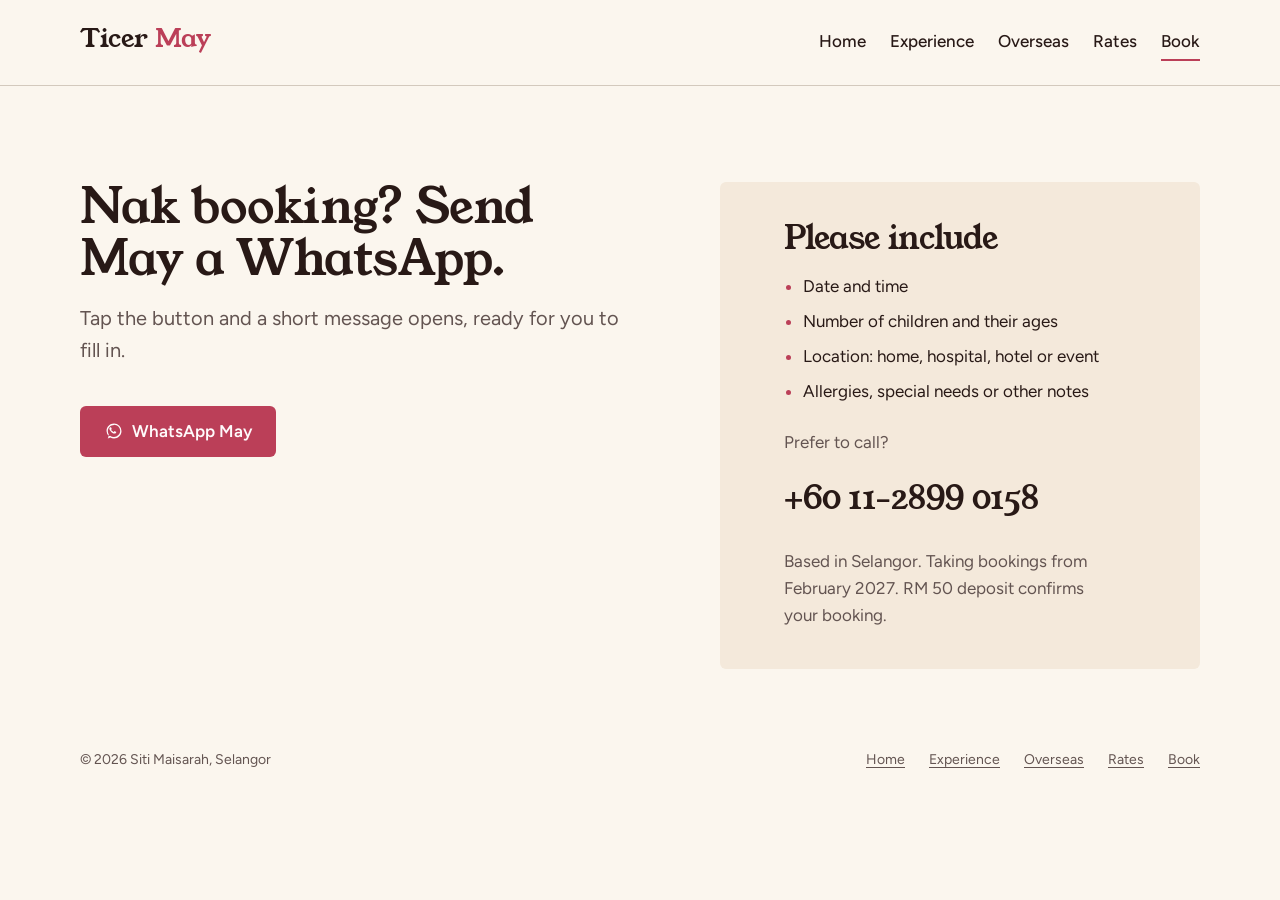
<file: contact.html>
<!DOCTYPE html>
<html lang="en">
<head>
  <meta charset="utf-8">
  <meta name="viewport" content="width=device-width, initial-scale=1">
  <title>Book a Babysitter — Ticer May, Selangor</title>
  <meta name="description" content="Book Ticer May, babysitter in Selangor. WhatsApp +60 11-2899 0158 with your date, time and child's age.">
  <link rel="canonical" href="https://ticermay.com/contact.html">
  <meta name="theme-color" content="#f8f3ea">
  <meta property="og:type" content="website">
  <meta property="og:site_name" content="Ticer May">
  <meta property="og:title" content="Book a Babysitter — Ticer May, Selangor">
  <meta property="og:description" content="Book Ticer May, babysitter in Selangor. WhatsApp +60 11-2899 0158 with your date, time and child's age.">
  <meta property="og:url" content="https://ticermay.com/contact.html">
  <meta property="og:image" content="https://ticermay.com/assets/profile.jpeg">
  <link rel="icon" href="assets/favicon.png">
  <link rel="preconnect" href="https://fonts.googleapis.com">
  <link rel="preconnect" href="https://fonts.gstatic.com" crossorigin>
  <link href="https://fonts.googleapis.com/css2?family=Figtree:wght@400;500;600;700&family=Young+Serif&display=swap" rel="stylesheet">
  <link rel="stylesheet" href="css/tokens.css">
  <link rel="stylesheet" href="css/styles.css">
  <script defer src="js/main.js"></script>
</head>
<body>
  <a class="skip" href="#main">Skip to content</a>
  <header class="site-head">
    <div class="wrap">
      <a class="wordmark" href="index.html">Ticer <b>May</b></a>
      <nav class="site-nav" aria-label="Main"><a href="index.html">Home</a><a href="experience.html">Experience</a><a href="overseas.html">Overseas</a><a href="pricing.html">Rates</a><a href="contact.html" aria-current="page">Book</a></nav>
    </div>
  </header>

  <main id="main">
    <section class="page-head">
      <div class="wrap book">
        <div>
          <h1>Nak booking? Send May a WhatsApp.</h1>
          <p>Tap the button and a short message opens, ready for you to fill in.</p>
          <div class="actions"><a class="btn" href="https://wa.me/601128990158?text=Hi%20May%21%20I%27d%20like%20to%20book%20a%20babysitter.%0A%0ADate%3A%0ATime%3A%0ANo.%20of%20children%20%26%20ages%3A%0ALocation%3A%0ANotes%20%28allergies%20/%20special%20needs%29%3A" target="_blank" rel="noopener"><svg viewBox="0 0 32 32" aria-hidden="true"><path fill-rule="evenodd" d="M19.11 17.14c-.27-.13-1.6-.79-1.85-.88-.25-.09-.43-.13-.62.13-.19.26-.71.88-.87 1.06-.16.18-.32.2-.6.07-.27-.13-1.14-.42-2.17-1.34-.8-.71-1.34-1.58-1.5-1.85-.16-.27-.02-.42.12-.55.12-.12.27-.32.41-.48.13-.16.18-.26.27-.45.09-.19.04-.35-.02-.48-.07-.13-.62-1.49-.85-2.04-.22-.53-.45-.46-.62-.47l-.53-.01c-.18 0-.47.07-.72.35-.25.26-.95.93-.95 2.26s.97 2.62 1.1 2.8c.13.18 1.9 3 4.6 4.2.64.28 1.14.45 1.53.58.64.2 1.22.17 1.68.1.51-.08 1.6-.65 1.83-1.27.23-.62.23-1.15.16-1.27-.07-.11-.25-.18-.52-.31zM16.02 28c-2.09 0-4.14-.56-5.93-1.62L6 28l1.68-3.98A11.9 11.9 0 0 1 4 16.02C4 9.38 9.38 4 16.02 4A11.95 11.95 0 0 1 28 16.02C28 22.66 22.62 28 16.02 28zm0-21.6c-5.43 0-9.86 4.43-9.86 9.86 0 1.94.57 3.75 1.56 5.27l-.99 2.88 2.98-.94a9.8 9.8 0 0 0 6.31 2.16c5.43 0 9.86-4.43 9.86-9.86s-4.43-9.86-9.86-9.86z"/></svg>WhatsApp May</a></div>
        </div>
        <div class="rate-card">
          <h3>Please include</h3>
          <ul class="checklist">
            <li>Date and time</li>
            <li>Number of children and their ages</li>
            <li>Location: home, hospital, hotel or event</li>
            <li>Allergies, special needs or other notes</li>
          </ul>
          <p style="margin-top:var(--space-lg)" class="soft">Prefer to call?</p>
          <a class="big-phone" href="tel:+601128990158">+60 11-2899 0158</a>
          <p style="margin-top:var(--space-lg); margin-bottom:0" class="soft">Based in Selangor. Taking bookings from February 2027. RM 50 deposit confirms your booking.</p>
        </div>
      </div>
    </section>

  </main>

  <footer class="site-foot">
    <div class="wrap">
      <span>© <span data-year>2026</span> Siti Maisarah, Selangor</span>
      <nav aria-label="Footer"><a href="index.html">Home</a><a href="experience.html">Experience</a><a href="overseas.html">Overseas</a><a href="pricing.html">Rates</a><a href="contact.html" aria-current="page">Book</a></nav>
    </div>
  </footer>
  <a class="wa-float" href="https://wa.me/601128990158?text=Hi%20May%21%20I%27d%20like%20to%20book%20a%20babysitter.%0A%0ADate%3A%0ATime%3A%0ANo.%20of%20children%20%26%20ages%3A%0ALocation%3A%0ANotes%20%28allergies%20/%20special%20needs%29%3A" target="_blank" rel="noopener" aria-label="Book May on WhatsApp"><svg viewBox="0 0 32 32" aria-hidden="true"><path fill-rule="evenodd" d="M19.11 17.14c-.27-.13-1.6-.79-1.85-.88-.25-.09-.43-.13-.62.13-.19.26-.71.88-.87 1.06-.16.18-.32.2-.6.07-.27-.13-1.14-.42-2.17-1.34-.8-.71-1.34-1.58-1.5-1.85-.16-.27-.02-.42.12-.55.12-.12.27-.32.41-.48.13-.16.18-.26.27-.45.09-.19.04-.35-.02-.48-.07-.13-.62-1.49-.85-2.04-.22-.53-.45-.46-.62-.47l-.53-.01c-.18 0-.47.07-.72.35-.25.26-.95.93-.95 2.26s.97 2.62 1.1 2.8c.13.18 1.9 3 4.6 4.2.64.28 1.14.45 1.53.58.64.2 1.22.17 1.68.1.51-.08 1.6-.65 1.83-1.27.23-.62.23-1.15.16-1.27-.07-.11-.25-.18-.52-.31zM16.02 28c-2.09 0-4.14-.56-5.93-1.62L6 28l1.68-3.98A11.9 11.9 0 0 1 4 16.02C4 9.38 9.38 4 16.02 4A11.95 11.95 0 0 1 28 16.02C28 22.66 22.62 28 16.02 28zm0-21.6c-5.43 0-9.86 4.43-9.86 9.86 0 1.94.57 3.75 1.56 5.27l-.99 2.88 2.98-.94a9.8 9.8 0 0 0 6.31 2.16c5.43 0 9.86-4.43 9.86-9.86s-4.43-9.86-9.86-9.86z"/></svg></a>
</body>
</html>
</file>
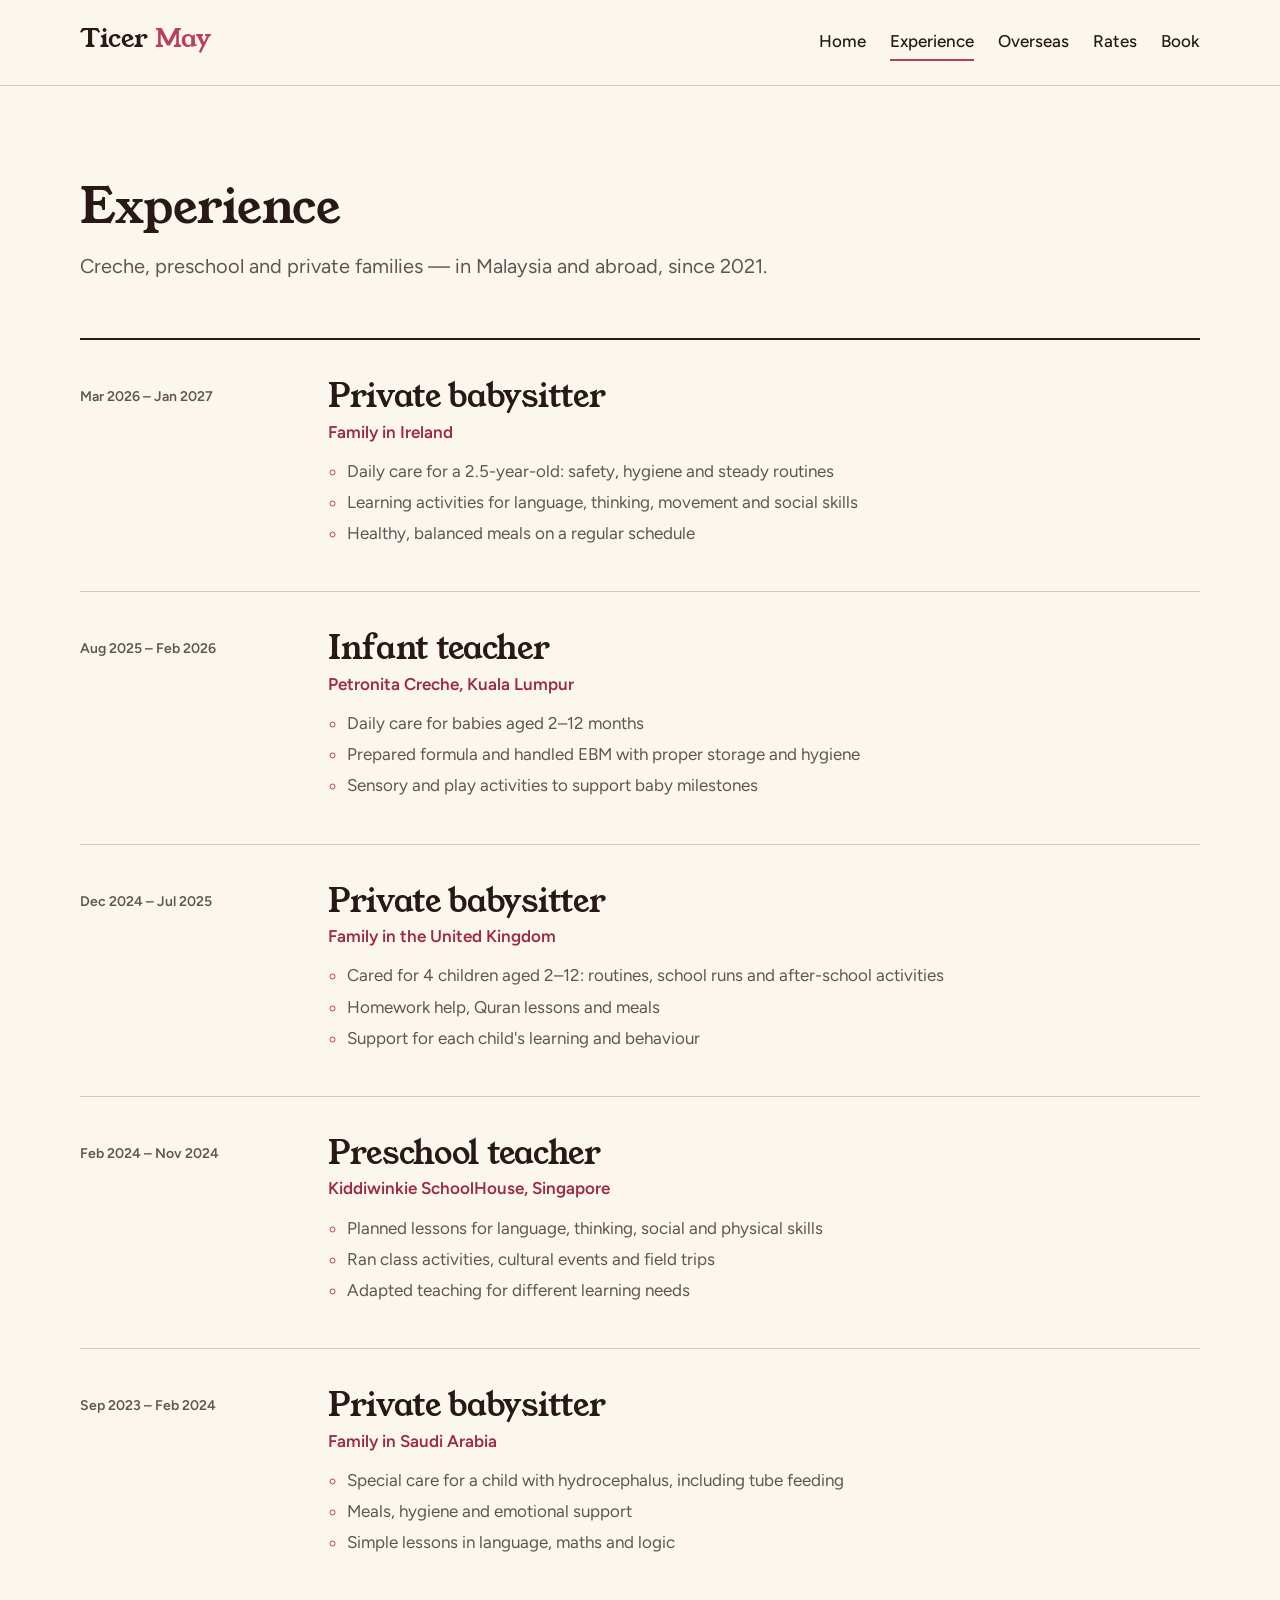
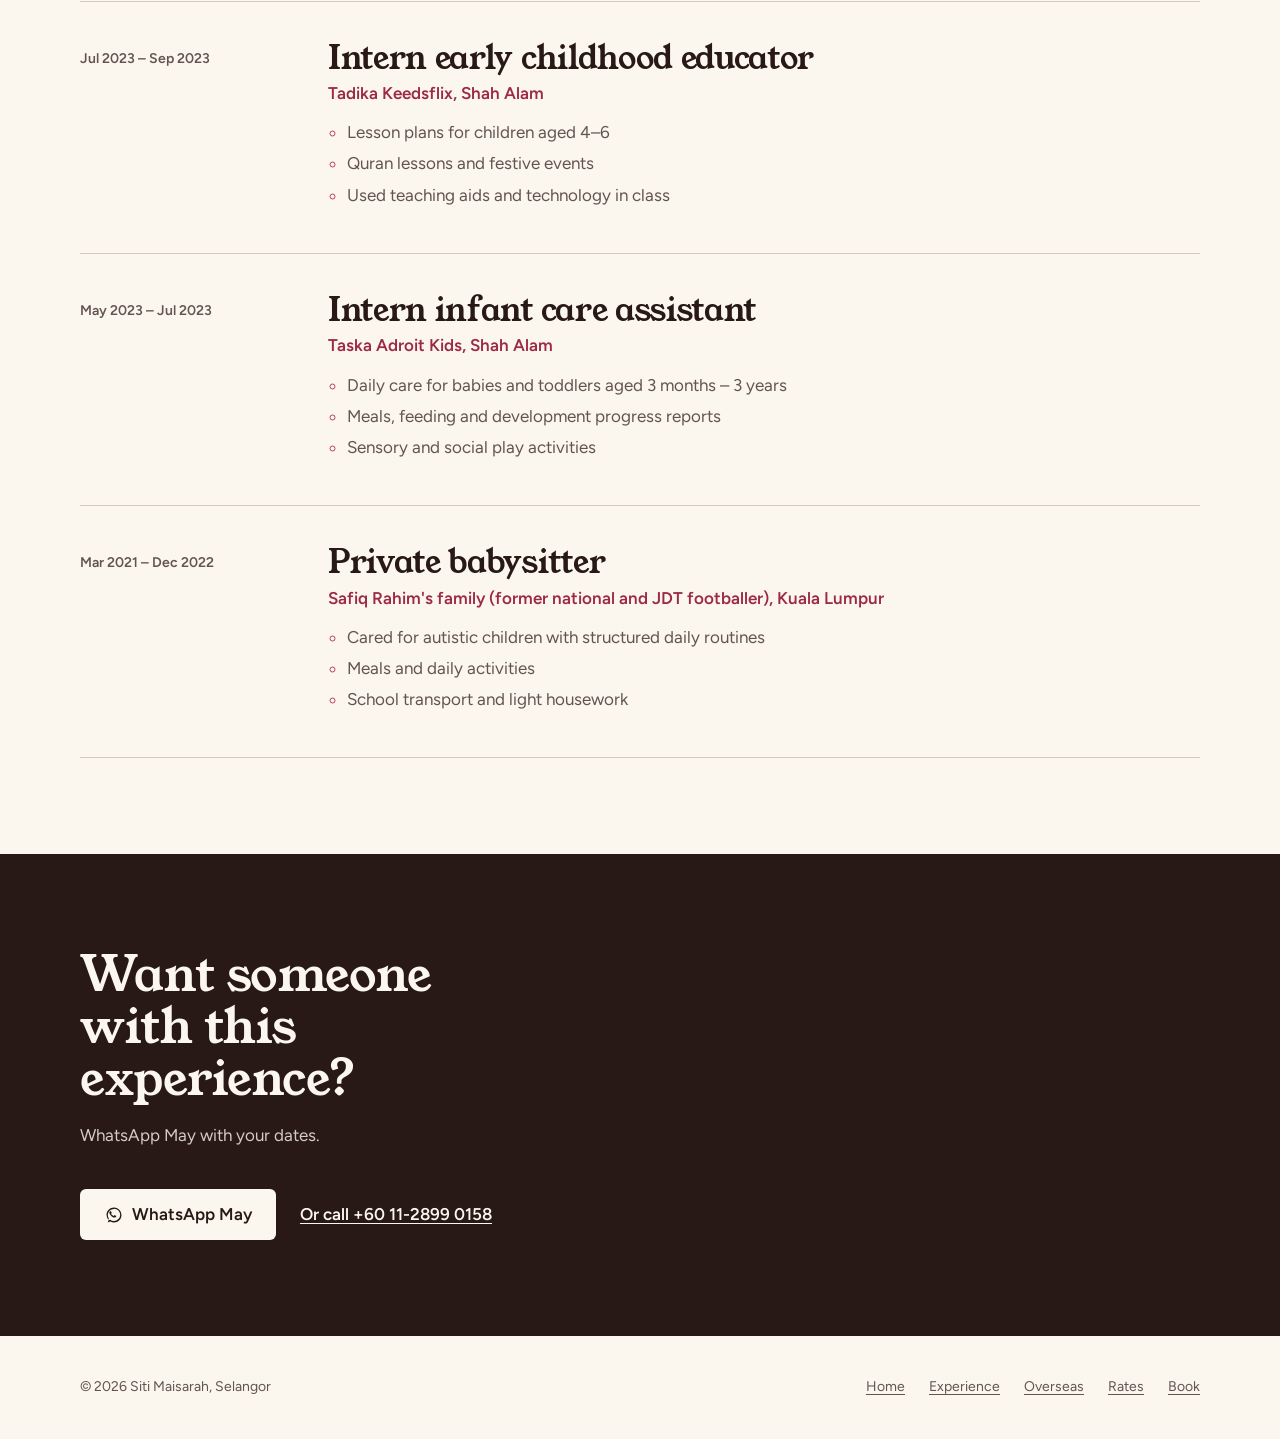
<file: experience.html>
<!DOCTYPE html>
<html lang="en">
<head>
  <meta charset="utf-8">
  <meta name="viewport" content="width=device-width, initial-scale=1">
  <title>Experience — Ticer May, Babysitter</title>
  <meta name="description" content="Experience of Siti Maisarah (Ticer May): infant teacher, preschool teacher in Singapore, and private babysitter in Ireland, the UK, Saudi Arabia and Kuala Lumpur.">
  <link rel="canonical" href="https://ticermay.com/experience.html">
  <meta name="theme-color" content="#f8f3ea">
  <meta property="og:type" content="website">
  <meta property="og:site_name" content="Ticer May">
  <meta property="og:title" content="Experience — Ticer May, Babysitter">
  <meta property="og:description" content="Experience of Siti Maisarah (Ticer May): infant teacher, preschool teacher in Singapore, and private babysitter in Ireland, the UK, Saudi Arabia and Kuala Lumpur.">
  <meta property="og:url" content="https://ticermay.com/experience.html">
  <meta property="og:image" content="https://ticermay.com/assets/profile.jpeg">
  <link rel="icon" href="assets/favicon.png">
  <link rel="preconnect" href="https://fonts.googleapis.com">
  <link rel="preconnect" href="https://fonts.gstatic.com" crossorigin>
  <link href="https://fonts.googleapis.com/css2?family=Figtree:wght@400;500;600;700&family=Young+Serif&display=swap" rel="stylesheet">
  <link rel="stylesheet" href="css/tokens.css">
  <link rel="stylesheet" href="css/styles.css">
  <script defer src="js/main.js"></script>
</head>
<body>
  <a class="skip" href="#main">Skip to content</a>
  <header class="site-head">
    <div class="wrap">
      <a class="wordmark" href="index.html">Ticer <b>May</b></a>
      <nav class="site-nav" aria-label="Main"><a href="index.html">Home</a><a href="experience.html" aria-current="page">Experience</a><a href="overseas.html">Overseas</a><a href="pricing.html">Rates</a><a href="contact.html">Book</a></nav>
    </div>
  </header>

  <main id="main">
    <section class="page-head">
      <div class="wrap">
        <h1>Experience</h1>
        <p>Creche, preschool and private families — in Malaysia and abroad, since 2021.</p>
      </div>
    </section>
    <section class="section" style="padding-top:0">
      <div class="wrap">
        <ol class="cv">
          <li class="rise"><time>Mar 2026 – Jan 2027</time><div><h2>Private babysitter</h2><p class="where">Family in Ireland</p><ul><li>Daily care for a 2.5-year-old: safety, hygiene and steady routines</li><li>Learning activities for language, thinking, movement and social skills</li><li>Healthy, balanced meals on a regular schedule</li></ul></div></li>
          <li class="rise"><time>Aug 2025 – Feb 2026</time><div><h2>Infant teacher</h2><p class="where">Petronita Creche, Kuala Lumpur</p><ul><li>Daily care for babies aged 2–12 months</li><li>Prepared formula and handled EBM with proper storage and hygiene</li><li>Sensory and play activities to support baby milestones</li></ul></div></li>
          <li class="rise"><time>Dec 2024 – Jul 2025</time><div><h2>Private babysitter</h2><p class="where">Family in the United Kingdom</p><ul><li>Cared for 4 children aged 2–12: routines, school runs and after-school activities</li><li>Homework help, Quran lessons and meals</li><li>Support for each child's learning and behaviour</li></ul></div></li>
          <li class="rise"><time>Feb 2024 – Nov 2024</time><div><h2>Preschool teacher</h2><p class="where">Kiddiwinkie SchoolHouse, Singapore</p><ul><li>Planned lessons for language, thinking, social and physical skills</li><li>Ran class activities, cultural events and field trips</li><li>Adapted teaching for different learning needs</li></ul></div></li>
          <li class="rise"><time>Sep 2023 – Feb 2024</time><div><h2>Private babysitter</h2><p class="where">Family in Saudi Arabia</p><ul><li>Special care for a child with hydrocephalus, including tube feeding</li><li>Meals, hygiene and emotional support</li><li>Simple lessons in language, maths and logic</li></ul></div></li>
          <li class="rise"><time>Jul 2023 – Sep 2023</time><div><h2>Intern early childhood educator</h2><p class="where">Tadika Keedsflix, Shah Alam</p><ul><li>Lesson plans for children aged 4–6</li><li>Quran lessons and festive events</li><li>Used teaching aids and technology in class</li></ul></div></li>
          <li class="rise"><time>May 2023 – Jul 2023</time><div><h2>Intern infant care assistant</h2><p class="where">Taska Adroit Kids, Shah Alam</p><ul><li>Daily care for babies and toddlers aged 3 months – 3 years</li><li>Meals, feeding and development progress reports</li><li>Sensory and social play activities</li></ul></div></li>
          <li class="rise"><time>Mar 2021 – Dec 2022</time><div><h2>Private babysitter</h2><p class="where">Safiq Rahim's family (former national and JDT footballer), Kuala Lumpur</p><ul><li>Cared for autistic children with structured daily routines</li><li>Meals and daily activities</li><li>School transport and light housework</li></ul></div></li>
        </ol>
      </div>
    </section>

  </main>
    <section class="closing">
      <div class="wrap rise">
        <h2>Want someone with this experience?</h2>
        <p>WhatsApp May with your dates.</p>
        <div class="actions"><a class="btn" href="https://wa.me/601128990158?text=Hi%20May%21%20I%27d%20like%20to%20book%20a%20babysitter.%0A%0ADate%3A%0ATime%3A%0ANo.%20of%20children%20%26%20ages%3A%0ALocation%3A%0ANotes%20%28allergies%20/%20special%20needs%29%3A" target="_blank" rel="noopener"><svg viewBox="0 0 32 32" aria-hidden="true"><path fill-rule="evenodd" d="M19.11 17.14c-.27-.13-1.6-.79-1.85-.88-.25-.09-.43-.13-.62.13-.19.26-.71.88-.87 1.06-.16.18-.32.2-.6.07-.27-.13-1.14-.42-2.17-1.34-.8-.71-1.34-1.58-1.5-1.85-.16-.27-.02-.42.12-.55.12-.12.27-.32.41-.48.13-.16.18-.26.27-.45.09-.19.04-.35-.02-.48-.07-.13-.62-1.49-.85-2.04-.22-.53-.45-.46-.62-.47l-.53-.01c-.18 0-.47.07-.72.35-.25.26-.95.93-.95 2.26s.97 2.62 1.1 2.8c.13.18 1.9 3 4.6 4.2.64.28 1.14.45 1.53.58.64.2 1.22.17 1.68.1.51-.08 1.6-.65 1.83-1.27.23-.62.23-1.15.16-1.27-.07-.11-.25-.18-.52-.31zM16.02 28c-2.09 0-4.14-.56-5.93-1.62L6 28l1.68-3.98A11.9 11.9 0 0 1 4 16.02C4 9.38 9.38 4 16.02 4A11.95 11.95 0 0 1 28 16.02C28 22.66 22.62 28 16.02 28zm0-21.6c-5.43 0-9.86 4.43-9.86 9.86 0 1.94.57 3.75 1.56 5.27l-.99 2.88 2.98-.94a9.8 9.8 0 0 0 6.31 2.16c5.43 0 9.86-4.43 9.86-9.86s-4.43-9.86-9.86-9.86z"/></svg>WhatsApp May</a><a class="text-link" href="tel:+601128990158">Or call +60 11-2899 0158</a></div>
      </div>
    </section>
  <footer class="site-foot">
    <div class="wrap">
      <span>© <span data-year>2026</span> Siti Maisarah, Selangor</span>
      <nav aria-label="Footer"><a href="index.html">Home</a><a href="experience.html" aria-current="page">Experience</a><a href="overseas.html">Overseas</a><a href="pricing.html">Rates</a><a href="contact.html">Book</a></nav>
    </div>
  </footer>
  <a class="wa-float" href="https://wa.me/601128990158?text=Hi%20May%21%20I%27d%20like%20to%20book%20a%20babysitter.%0A%0ADate%3A%0ATime%3A%0ANo.%20of%20children%20%26%20ages%3A%0ALocation%3A%0ANotes%20%28allergies%20/%20special%20needs%29%3A" target="_blank" rel="noopener" aria-label="Book May on WhatsApp"><svg viewBox="0 0 32 32" aria-hidden="true"><path fill-rule="evenodd" d="M19.11 17.14c-.27-.13-1.6-.79-1.85-.88-.25-.09-.43-.13-.62.13-.19.26-.71.88-.87 1.06-.16.18-.32.2-.6.07-.27-.13-1.14-.42-2.17-1.34-.8-.71-1.34-1.58-1.5-1.85-.16-.27-.02-.42.12-.55.12-.12.27-.32.41-.48.13-.16.18-.26.27-.45.09-.19.04-.35-.02-.48-.07-.13-.62-1.49-.85-2.04-.22-.53-.45-.46-.62-.47l-.53-.01c-.18 0-.47.07-.72.35-.25.26-.95.93-.95 2.26s.97 2.62 1.1 2.8c.13.18 1.9 3 4.6 4.2.64.28 1.14.45 1.53.58.64.2 1.22.17 1.68.1.51-.08 1.6-.65 1.83-1.27.23-.62.23-1.15.16-1.27-.07-.11-.25-.18-.52-.31zM16.02 28c-2.09 0-4.14-.56-5.93-1.62L6 28l1.68-3.98A11.9 11.9 0 0 1 4 16.02C4 9.38 9.38 4 16.02 4A11.95 11.95 0 0 1 28 16.02C28 22.66 22.62 28 16.02 28zm0-21.6c-5.43 0-9.86 4.43-9.86 9.86 0 1.94.57 3.75 1.56 5.27l-.99 2.88 2.98-.94a9.8 9.8 0 0 0 6.31 2.16c5.43 0 9.86-4.43 9.86-9.86s-4.43-9.86-9.86-9.86z"/></svg></a>
</body>
</html>
</file>
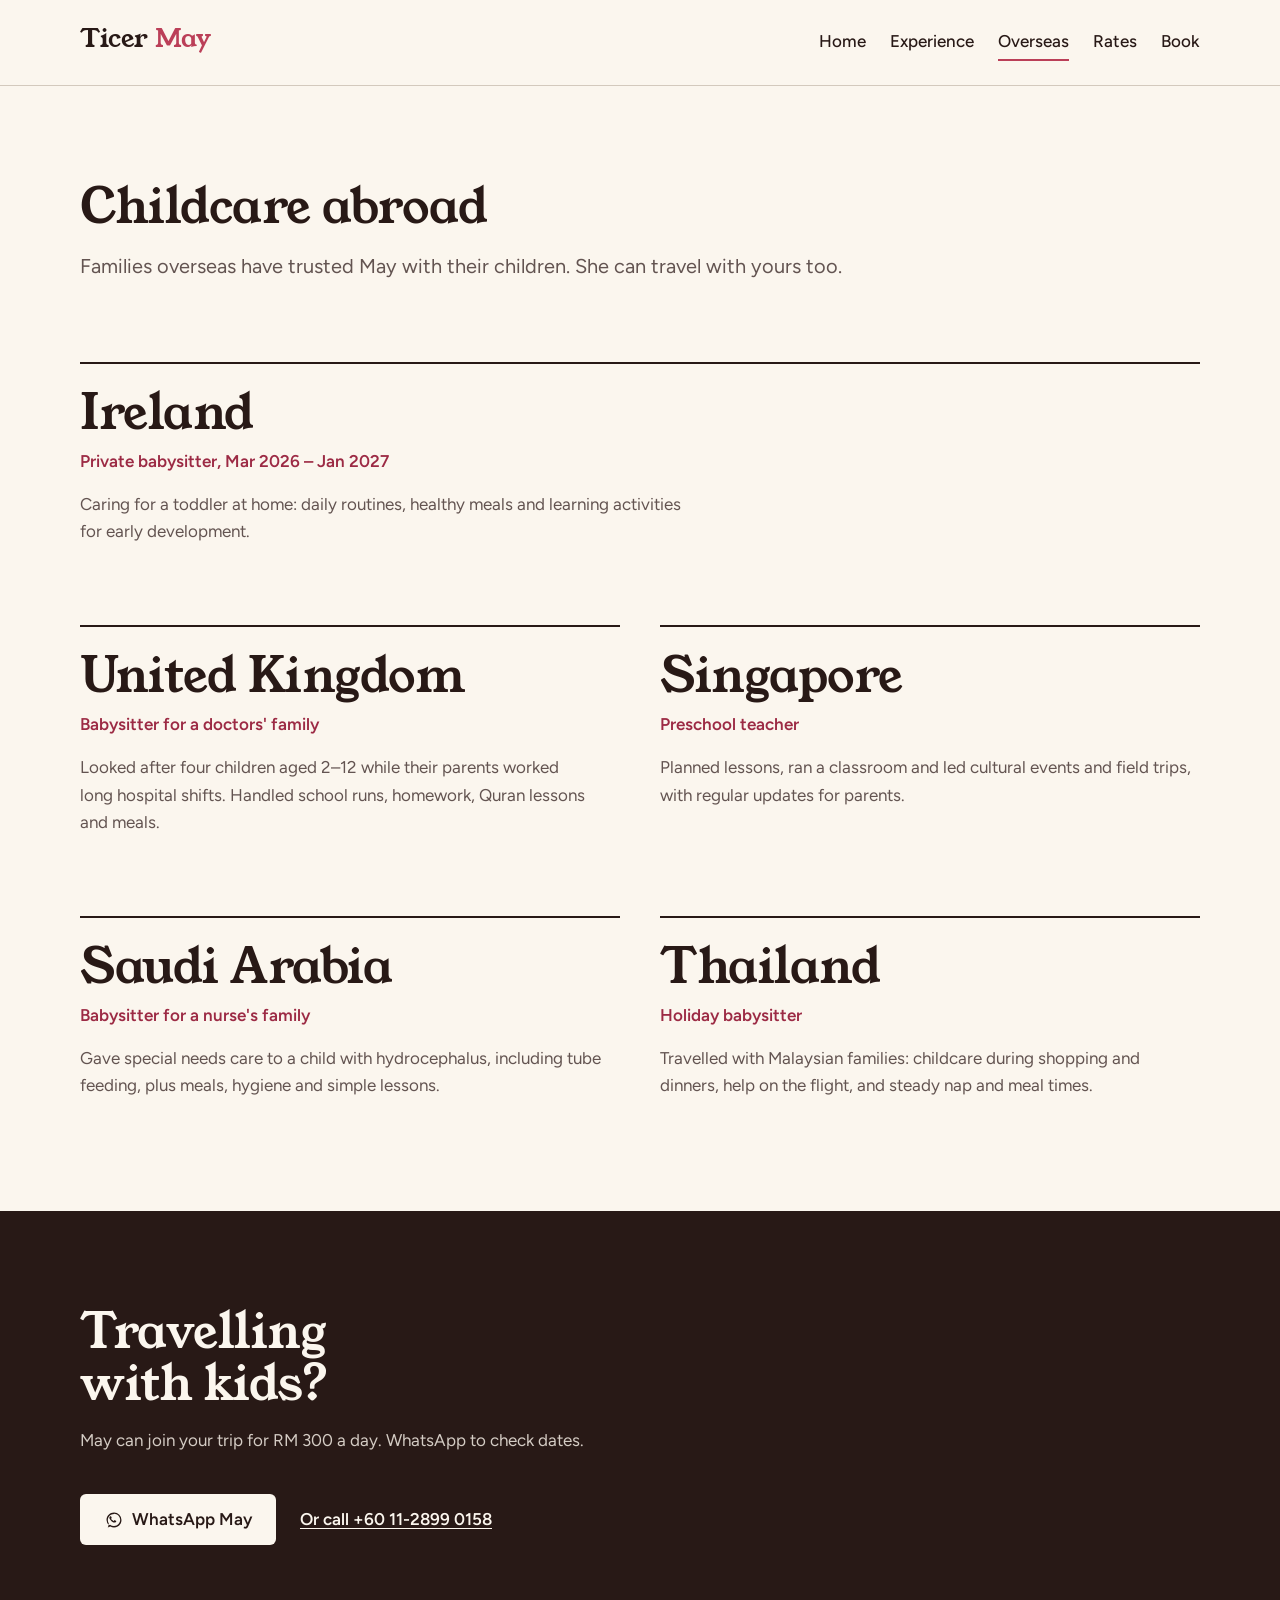
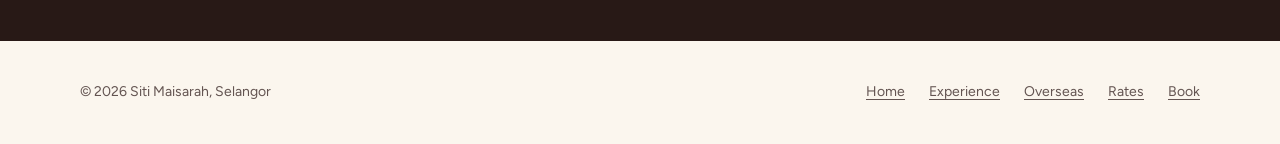
<file: overseas.html>
<!DOCTYPE html>
<html lang="en">
<head>
  <meta charset="utf-8">
  <meta name="viewport" content="width=device-width, initial-scale=1">
  <title>Overseas Experience — Ticer May, Babysitter</title>
  <meta name="description" content="Ticer May has cared for families in Ireland, the UK, Saudi Arabia and Thailand, and taught preschool in Singapore. Available as a travel babysitter.">
  <link rel="canonical" href="https://ticermay.com/overseas.html">
  <meta name="theme-color" content="#f8f3ea">
  <meta property="og:type" content="website">
  <meta property="og:site_name" content="Ticer May">
  <meta property="og:title" content="Overseas Experience — Ticer May, Babysitter">
  <meta property="og:description" content="Ticer May has cared for families in Ireland, the UK, Saudi Arabia and Thailand, and taught preschool in Singapore. Available as a travel babysitter.">
  <meta property="og:url" content="https://ticermay.com/overseas.html">
  <meta property="og:image" content="https://ticermay.com/assets/profile.jpeg">
  <link rel="icon" href="assets/favicon.png">
  <link rel="preconnect" href="https://fonts.googleapis.com">
  <link rel="preconnect" href="https://fonts.gstatic.com" crossorigin>
  <link href="https://fonts.googleapis.com/css2?family=Figtree:wght@400;500;600;700&family=Young+Serif&display=swap" rel="stylesheet">
  <link rel="stylesheet" href="css/tokens.css">
  <link rel="stylesheet" href="css/styles.css">
  <script defer src="js/main.js"></script>
</head>
<body>
  <a class="skip" href="#main">Skip to content</a>
  <header class="site-head">
    <div class="wrap">
      <a class="wordmark" href="index.html">Ticer <b>May</b></a>
      <nav class="site-nav" aria-label="Main"><a href="index.html">Home</a><a href="experience.html">Experience</a><a href="overseas.html" aria-current="page">Overseas</a><a href="pricing.html">Rates</a><a href="contact.html">Book</a></nav>
    </div>
  </header>

  <main id="main">
    <section class="page-head">
      <div class="wrap">
        <h1>Childcare abroad</h1>
        <p>Families overseas have trusted May with their children. She can travel with yours too.</p>
      </div>
    </section>
    <section class="section" style="padding-top:var(--space-lg)">
      <div class="wrap places">
          <article class="rise"><h2>Ireland</h2><p class="role">Private babysitter, Mar 2026 – Jan 2027</p><p>Caring for a toddler at home: daily routines, healthy meals and learning activities for early development.</p></article>
          <article class="rise"><h2>United Kingdom</h2><p class="role">Babysitter for a doctors' family</p><p>Looked after four children aged 2–12 while their parents worked long hospital shifts. Handled school runs, homework, Quran lessons and meals.</p></article>
          <article class="rise"><h2>Singapore</h2><p class="role">Preschool teacher</p><p>Planned lessons, ran a classroom and led cultural events and field trips, with regular updates for parents.</p></article>
          <article class="rise"><h2>Saudi Arabia</h2><p class="role">Babysitter for a nurse's family</p><p>Gave special needs care to a child with hydrocephalus, including tube feeding, plus meals, hygiene and simple lessons.</p></article>
          <article class="rise"><h2>Thailand</h2><p class="role">Holiday babysitter</p><p>Travelled with Malaysian families: childcare during shopping and dinners, help on the flight, and steady nap and meal times.</p></article>
      </div>
    </section>

  </main>
    <section class="closing">
      <div class="wrap rise">
        <h2>Travelling with kids?</h2>
        <p>May can join your trip for RM 300 a day. WhatsApp to check dates.</p>
        <div class="actions"><a class="btn" href="https://wa.me/601128990158?text=Hi%20May%21%20I%27d%20like%20to%20book%20a%20babysitter.%0A%0ADate%3A%0ATime%3A%0ANo.%20of%20children%20%26%20ages%3A%0ALocation%3A%0ANotes%20%28allergies%20/%20special%20needs%29%3A" target="_blank" rel="noopener"><svg viewBox="0 0 32 32" aria-hidden="true"><path fill-rule="evenodd" d="M19.11 17.14c-.27-.13-1.6-.79-1.85-.88-.25-.09-.43-.13-.62.13-.19.26-.71.88-.87 1.06-.16.18-.32.2-.6.07-.27-.13-1.14-.42-2.17-1.34-.8-.71-1.34-1.58-1.5-1.85-.16-.27-.02-.42.12-.55.12-.12.27-.32.41-.48.13-.16.18-.26.27-.45.09-.19.04-.35-.02-.48-.07-.13-.62-1.49-.85-2.04-.22-.53-.45-.46-.62-.47l-.53-.01c-.18 0-.47.07-.72.35-.25.26-.95.93-.95 2.26s.97 2.62 1.1 2.8c.13.18 1.9 3 4.6 4.2.64.28 1.14.45 1.53.58.64.2 1.22.17 1.68.1.51-.08 1.6-.65 1.83-1.27.23-.62.23-1.15.16-1.27-.07-.11-.25-.18-.52-.31zM16.02 28c-2.09 0-4.14-.56-5.93-1.62L6 28l1.68-3.98A11.9 11.9 0 0 1 4 16.02C4 9.38 9.38 4 16.02 4A11.95 11.95 0 0 1 28 16.02C28 22.66 22.62 28 16.02 28zm0-21.6c-5.43 0-9.86 4.43-9.86 9.86 0 1.94.57 3.75 1.56 5.27l-.99 2.88 2.98-.94a9.8 9.8 0 0 0 6.31 2.16c5.43 0 9.86-4.43 9.86-9.86s-4.43-9.86-9.86-9.86z"/></svg>WhatsApp May</a><a class="text-link" href="tel:+601128990158">Or call +60 11-2899 0158</a></div>
      </div>
    </section>
  <footer class="site-foot">
    <div class="wrap">
      <span>© <span data-year>2026</span> Siti Maisarah, Selangor</span>
      <nav aria-label="Footer"><a href="index.html">Home</a><a href="experience.html">Experience</a><a href="overseas.html" aria-current="page">Overseas</a><a href="pricing.html">Rates</a><a href="contact.html">Book</a></nav>
    </div>
  </footer>
  <a class="wa-float" href="https://wa.me/601128990158?text=Hi%20May%21%20I%27d%20like%20to%20book%20a%20babysitter.%0A%0ADate%3A%0ATime%3A%0ANo.%20of%20children%20%26%20ages%3A%0ALocation%3A%0ANotes%20%28allergies%20/%20special%20needs%29%3A" target="_blank" rel="noopener" aria-label="Book May on WhatsApp"><svg viewBox="0 0 32 32" aria-hidden="true"><path fill-rule="evenodd" d="M19.11 17.14c-.27-.13-1.6-.79-1.85-.88-.25-.09-.43-.13-.62.13-.19.26-.71.88-.87 1.06-.16.18-.32.2-.6.07-.27-.13-1.14-.42-2.17-1.34-.8-.71-1.34-1.58-1.5-1.85-.16-.27-.02-.42.12-.55.12-.12.27-.32.41-.48.13-.16.18-.26.27-.45.09-.19.04-.35-.02-.48-.07-.13-.62-1.49-.85-2.04-.22-.53-.45-.46-.62-.47l-.53-.01c-.18 0-.47.07-.72.35-.25.26-.95.93-.95 2.26s.97 2.62 1.1 2.8c.13.18 1.9 3 4.6 4.2.64.28 1.14.45 1.53.58.64.2 1.22.17 1.68.1.51-.08 1.6-.65 1.83-1.27.23-.62.23-1.15.16-1.27-.07-.11-.25-.18-.52-.31zM16.02 28c-2.09 0-4.14-.56-5.93-1.62L6 28l1.68-3.98A11.9 11.9 0 0 1 4 16.02C4 9.38 9.38 4 16.02 4A11.95 11.95 0 0 1 28 16.02C28 22.66 22.62 28 16.02 28zm0-21.6c-5.43 0-9.86 4.43-9.86 9.86 0 1.94.57 3.75 1.56 5.27l-.99 2.88 2.98-.94a9.8 9.8 0 0 0 6.31 2.16c5.43 0 9.86-4.43 9.86-9.86s-4.43-9.86-9.86-9.86z"/></svg></a>
</body>
</html>
</file>
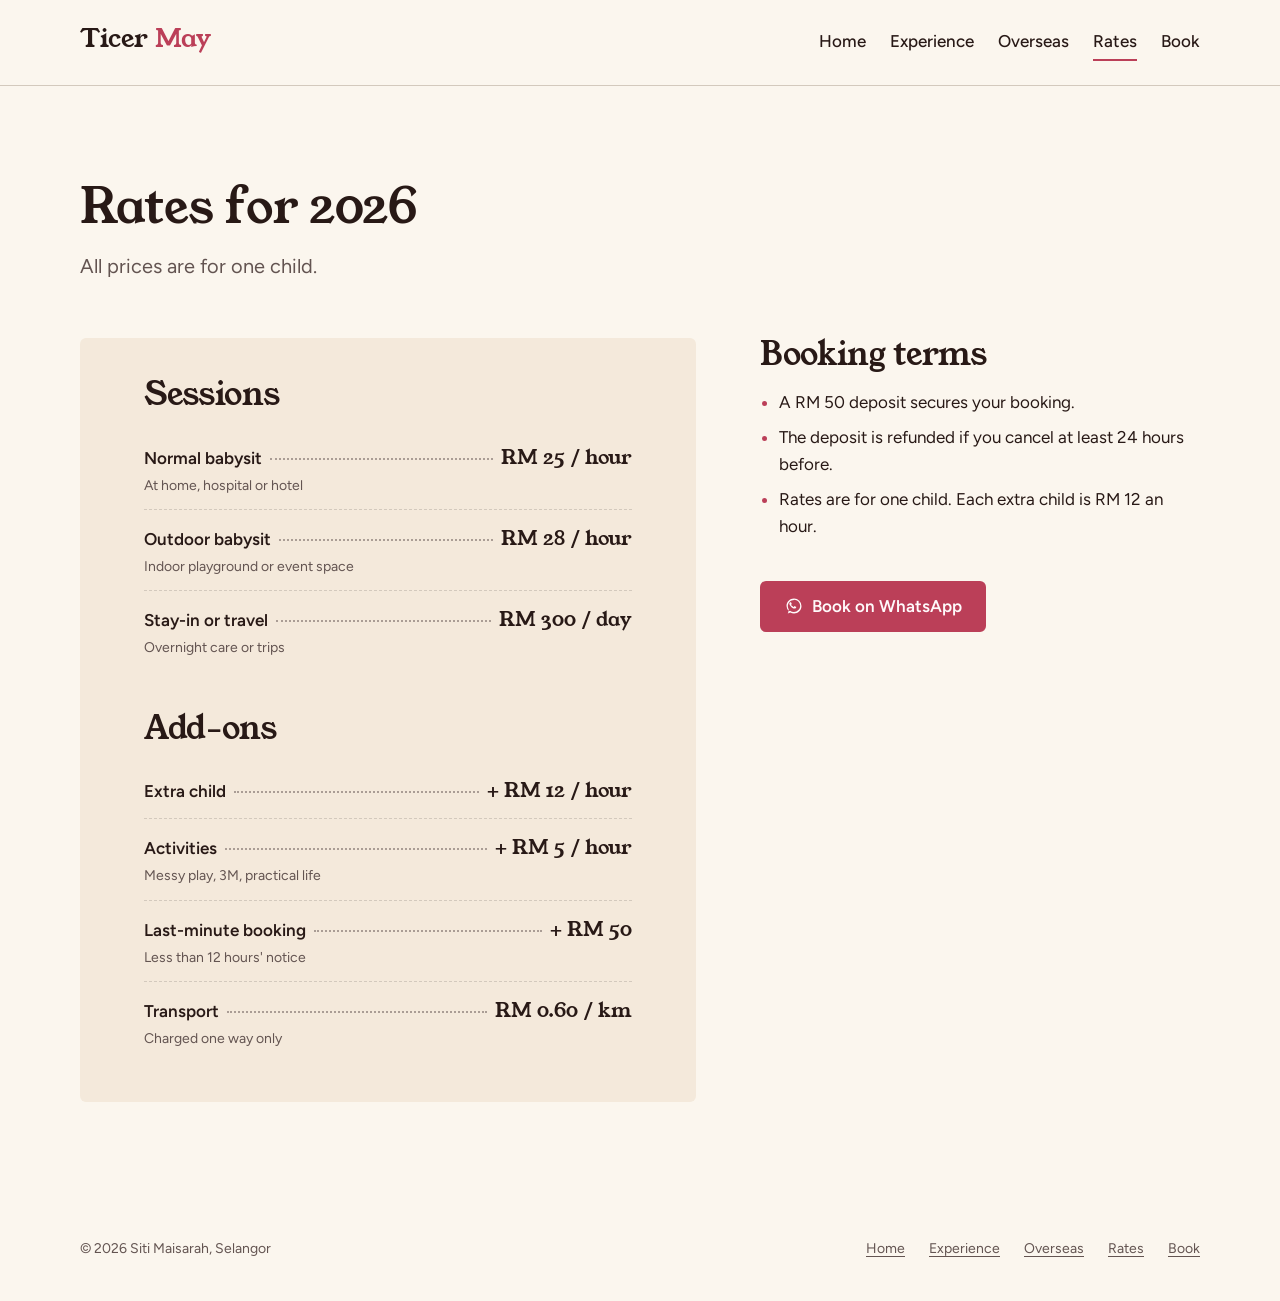
<file: pricing.html>
<!DOCTYPE html>
<html lang="en">
<head>
  <meta charset="utf-8">
  <meta name="viewport" content="width=device-width, initial-scale=1">
  <title>Rates 2026 — Ticer May, Babysitter in Selangor</title>
  <meta name="description" content="Babysitting rates in Selangor: RM25/hour at home, RM28/hour outdoor, RM300/day stay-in or travel. Clear add-ons and a RM50 deposit.">
  <link rel="canonical" href="https://ticermay.com/pricing.html">
  <meta name="theme-color" content="#f8f3ea">
  <meta property="og:type" content="website">
  <meta property="og:site_name" content="Ticer May">
  <meta property="og:title" content="Rates 2026 — Ticer May, Babysitter in Selangor">
  <meta property="og:description" content="Babysitting rates in Selangor: RM25/hour at home, RM28/hour outdoor, RM300/day stay-in or travel. Clear add-ons and a RM50 deposit.">
  <meta property="og:url" content="https://ticermay.com/pricing.html">
  <meta property="og:image" content="https://ticermay.com/assets/profile.jpeg">
  <link rel="icon" href="assets/favicon.png">
  <link rel="preconnect" href="https://fonts.googleapis.com">
  <link rel="preconnect" href="https://fonts.gstatic.com" crossorigin>
  <link href="https://fonts.googleapis.com/css2?family=Figtree:wght@400;500;600;700&family=Young+Serif&display=swap" rel="stylesheet">
  <link rel="stylesheet" href="css/tokens.css">
  <link rel="stylesheet" href="css/styles.css">
  <script defer src="js/main.js"></script>
</head>
<body>
  <a class="skip" href="#main">Skip to content</a>
  <header class="site-head">
    <div class="wrap">
      <a class="wordmark" href="index.html">Ticer <b>May</b></a>
      <nav class="site-nav" aria-label="Main"><a href="index.html">Home</a><a href="experience.html">Experience</a><a href="overseas.html">Overseas</a><a href="pricing.html" aria-current="page">Rates</a><a href="contact.html">Book</a></nav>
    </div>
  </header>

  <main id="main">
    <section class="page-head">
      <div class="wrap">
        <h1>Rates for 2026</h1>
        <p>All prices are for one child.</p>
      </div>
    </section>
    <section class="section" style="padding-top:0">
      <div class="wrap split rates-page">
        <div class="rate-card">
          <h3>Sessions</h3>
          <ul class="rates"><li><div class="rate-line"><span class="name">Normal babysit</span><span class="dots" aria-hidden="true"></span><span class="price">RM 25 / hour</span></div><span class="note">At home, hospital or hotel</span></li><li><div class="rate-line"><span class="name">Outdoor babysit</span><span class="dots" aria-hidden="true"></span><span class="price">RM 28 / hour</span></div><span class="note">Indoor playground or event space</span></li><li><div class="rate-line"><span class="name">Stay-in or travel</span><span class="dots" aria-hidden="true"></span><span class="price">RM 300 / day</span></div><span class="note">Overnight care or trips</span></li></ul>
          <h3>Add-ons</h3>
          <ul class="rates"><li><div class="rate-line"><span class="name">Extra child</span><span class="dots" aria-hidden="true"></span><span class="price">+ RM 12 / hour</span></div></li><li><div class="rate-line"><span class="name">Activities</span><span class="dots" aria-hidden="true"></span><span class="price">+ RM 5 / hour</span></div><span class="note">Messy play, 3M, practical life</span></li><li><div class="rate-line"><span class="name">Last-minute booking</span><span class="dots" aria-hidden="true"></span><span class="price">+ RM 50</span></div><span class="note">Less than 12 hours' notice</span></li><li><div class="rate-line"><span class="name">Transport</span><span class="dots" aria-hidden="true"></span><span class="price">RM 0.60 / km</span></div><span class="note">Charged one way only</span></li></ul>
        </div>
        <div>
          <h2 style="font-size:var(--text-xl); margin-bottom:var(--space-md)">Booking terms</h2>
          <ul class="checklist">
            <li>A RM 50 deposit secures your booking.</li>
            <li>The deposit is refunded if you cancel at least 24 hours before.</li>
            <li>Rates are for one child. Each extra child is RM 12 an hour.</li>
          </ul>
          <div class="actions"><a class="btn" href="https://wa.me/601128990158?text=Hi%20May%21%20I%27d%20like%20to%20book%20a%20babysitter.%0A%0ADate%3A%0ATime%3A%0ANo.%20of%20children%20%26%20ages%3A%0ALocation%3A%0ANotes%20%28allergies%20/%20special%20needs%29%3A" target="_blank" rel="noopener"><svg viewBox="0 0 32 32" aria-hidden="true"><path fill-rule="evenodd" d="M19.11 17.14c-.27-.13-1.6-.79-1.85-.88-.25-.09-.43-.13-.62.13-.19.26-.71.88-.87 1.06-.16.18-.32.2-.6.07-.27-.13-1.14-.42-2.17-1.34-.8-.71-1.34-1.58-1.5-1.85-.16-.27-.02-.42.12-.55.12-.12.27-.32.41-.48.13-.16.18-.26.27-.45.09-.19.04-.35-.02-.48-.07-.13-.62-1.49-.85-2.04-.22-.53-.45-.46-.62-.47l-.53-.01c-.18 0-.47.07-.72.35-.25.26-.95.93-.95 2.26s.97 2.62 1.1 2.8c.13.18 1.9 3 4.6 4.2.64.28 1.14.45 1.53.58.64.2 1.22.17 1.68.1.51-.08 1.6-.65 1.83-1.27.23-.62.23-1.15.16-1.27-.07-.11-.25-.18-.52-.31zM16.02 28c-2.09 0-4.14-.56-5.93-1.62L6 28l1.68-3.98A11.9 11.9 0 0 1 4 16.02C4 9.38 9.38 4 16.02 4A11.95 11.95 0 0 1 28 16.02C28 22.66 22.62 28 16.02 28zm0-21.6c-5.43 0-9.86 4.43-9.86 9.86 0 1.94.57 3.75 1.56 5.27l-.99 2.88 2.98-.94a9.8 9.8 0 0 0 6.31 2.16c5.43 0 9.86-4.43 9.86-9.86s-4.43-9.86-9.86-9.86z"/></svg>Book on WhatsApp</a></div>
        </div>
      </div>
    </section>

  </main>

  <footer class="site-foot">
    <div class="wrap">
      <span>© <span data-year>2026</span> Siti Maisarah, Selangor</span>
      <nav aria-label="Footer"><a href="index.html">Home</a><a href="experience.html">Experience</a><a href="overseas.html">Overseas</a><a href="pricing.html" aria-current="page">Rates</a><a href="contact.html">Book</a></nav>
    </div>
  </footer>
  <a class="wa-float" href="https://wa.me/601128990158?text=Hi%20May%21%20I%27d%20like%20to%20book%20a%20babysitter.%0A%0ADate%3A%0ATime%3A%0ANo.%20of%20children%20%26%20ages%3A%0ALocation%3A%0ANotes%20%28allergies%20/%20special%20needs%29%3A" target="_blank" rel="noopener" aria-label="Book May on WhatsApp"><svg viewBox="0 0 32 32" aria-hidden="true"><path fill-rule="evenodd" d="M19.11 17.14c-.27-.13-1.6-.79-1.85-.88-.25-.09-.43-.13-.62.13-.19.26-.71.88-.87 1.06-.16.18-.32.2-.6.07-.27-.13-1.14-.42-2.17-1.34-.8-.71-1.34-1.58-1.5-1.85-.16-.27-.02-.42.12-.55.12-.12.27-.32.41-.48.13-.16.18-.26.27-.45.09-.19.04-.35-.02-.48-.07-.13-.62-1.49-.85-2.04-.22-.53-.45-.46-.62-.47l-.53-.01c-.18 0-.47.07-.72.35-.25.26-.95.93-.95 2.26s.97 2.62 1.1 2.8c.13.18 1.9 3 4.6 4.2.64.28 1.14.45 1.53.58.64.2 1.22.17 1.68.1.51-.08 1.6-.65 1.83-1.27.23-.62.23-1.15.16-1.27-.07-.11-.25-.18-.52-.31zM16.02 28c-2.09 0-4.14-.56-5.93-1.62L6 28l1.68-3.98A11.9 11.9 0 0 1 4 16.02C4 9.38 9.38 4 16.02 4A11.95 11.95 0 0 1 28 16.02C28 22.66 22.62 28 16.02 28zm0-21.6c-5.43 0-9.86 4.43-9.86 9.86 0 1.94.57 3.75 1.56 5.27l-.99 2.88 2.98-.94a9.8 9.8 0 0 0 6.31 2.16c5.43 0 9.86-4.43 9.86-9.86s-4.43-9.86-9.86-9.86z"/></svg></a>
</body>
</html>
</file>
<file: css/tokens.css>
/* Ticer May design tokens. Change colours and fonts here only. */
:root{
  /* colour — OKLCH */
  --paper:        oklch(0.975 0.012 80);   /* warm cream page */
  --paper-deep:   oklch(0.94 0.022 75);    /* panels, rate card */
  --ink:          oklch(0.23 0.025 30);    /* main text */
  --ink-soft:     oklch(0.46 0.02 35);     /* secondary text */
  --rule:         oklch(0.84 0.02 70);     /* hairlines */
  --accent:       oklch(0.55 0.16 12);     /* rose, from the old brand pink */
  --accent-deep:  oklch(0.47 0.15 12);
  --accent-wash:  oklch(0.93 0.04 12);
  --on-accent:    oklch(0.99 0.005 12);

  /* type */
  --font-display: 'Young Serif', Georgia, 'Times New Roman', serif;
  --font-body:    'Figtree', -apple-system, BlinkMacSystemFont, 'Segoe UI', Roboto, Arial, sans-serif;

  --text-sm:   0.875rem;
  --text-base: 1.0625rem;
  --text-lg:   1.25rem;
  --text-xl:   clamp(1.5rem, 1.2rem + 1.2vw, 2rem);
  --text-2xl:  clamp(2rem, 1.4rem + 2.4vw, 3rem);
  --text-hero: clamp(2.6rem, 1.6rem + 4.6vw, 5.25rem);

  /* spacing — 4pt scale */
  --space-hair: 4px;
  --space-xs:   8px;
  --space-sm:   12px;
  --space-md:   16px;
  --space-lg:   24px;
  --space-xl:   40px;
  --space-2xl:  64px;
  --space-3xl:  96px;
  --space-4xl:  128px;

  --measure:    62ch;
  --container:  1120px;
  --radius:     6px;

  /* motion */
  --ease-out:    cubic-bezier(0.2, 0.7, 0.2, 1);
  --ease-in-out: cubic-bezier(0.65, 0, 0.35, 1);
  --ease-snap:   cubic-bezier(0.3, 1.4, 0.5, 1);
  --dur-fast: 140ms;
  --dur-base: 240ms;
}
</file>
<file: css/styles.css>
/* hallmark-style redesign · genre: editorial-warm · signature: printed rate card with dotted leaders
   nav: wordmark + inline links (no hamburger) · footer: contact sign-off
   All colours/fonts come from tokens.css */

*,*::before,*::after{ box-sizing:border-box }
html{ -webkit-text-size-adjust:100% }
body{
  margin:0;
  background:var(--paper);
  color:var(--ink);
  font-family:var(--font-body);
  font-size:var(--text-base);
  line-height:1.6;
  -webkit-font-smoothing:antialiased;
  overflow-wrap:break-word;
}
img{ max-width:100%; height:auto; display:block }

h1,h2,h3{
  font-family:var(--font-display);
  font-weight:400;
  font-style:normal;
  line-height:1.08;
  letter-spacing:-0.01em;
  margin:0;
  text-wrap:balance;
}
h1{ font-size:var(--text-hero) }
h2{ font-size:var(--text-2xl) }
h3{ font-size:var(--text-xl) }
p{ margin:0 0 var(--space-md); max-width:var(--measure); text-wrap:pretty }

a{
  color:var(--accent-deep);
  text-decoration-thickness:1px;
  text-underline-offset:3px;
  transition:color var(--dur-fast) var(--ease-out);
}
a:hover{ color:var(--ink) }
:focus-visible{ outline:2px solid var(--accent); outline-offset:3px; transition:none }

.wrap{ width:min(var(--container), 100% - 2 * var(--space-lg)); margin-inline:auto }
.soft{ color:var(--ink-soft) }
.skip{ position:absolute; left:-999px }
.skip:focus{ left:var(--space-md); top:var(--space-md); background:var(--paper); padding:var(--space-xs) var(--space-sm); z-index:10 }

/* ---------- header ---------- */
.site-head{ border-bottom:1px solid var(--rule) }
.site-head .wrap{
  display:flex; flex-wrap:wrap; align-items:baseline; justify-content:space-between;
  gap:var(--space-sm) var(--space-lg);
  padding-block:var(--space-lg);
}
.wordmark{
  font-family:var(--font-display); font-size:1.6rem; line-height:1;
  color:var(--ink); text-decoration:none;
}
.wordmark b{ font-weight:400; color:var(--accent) }
.site-nav{ display:flex; flex-wrap:wrap; gap:var(--space-xs) var(--space-lg) }
.site-nav a{
  color:var(--ink); text-decoration:none; font-weight:500;
  padding-block:var(--space-hair);
  border-bottom:2px solid transparent;
  transition:border-color var(--dur-fast) var(--ease-out);
}
.site-nav a:hover{ border-bottom-color:var(--rule) }
.site-nav a[aria-current="page"]{ border-bottom-color:var(--accent) }

/* ---------- buttons ---------- */
.btn{
  display:inline-flex; align-items:center; gap:var(--space-xs);
  min-height:48px; padding:var(--space-sm) var(--space-lg);
  border-radius:var(--radius);
  background:var(--accent); color:var(--on-accent);
  font-weight:600; text-decoration:none; white-space:nowrap;
  transition:background-color var(--dur-fast) var(--ease-out), transform var(--dur-fast) var(--ease-snap);
}
.btn:hover{ background:var(--accent-deep); color:var(--on-accent) }
.btn:active{ transform:translateY(1px) }
.btn svg{ width:20px; height:20px; fill:currentColor; flex:none }
.text-link{ font-weight:600 }
.actions{ display:flex; flex-wrap:wrap; align-items:center; gap:var(--space-md) var(--space-lg); margin-top:var(--space-xl) }

/* ---------- hero (home) ---------- */
.hero{ padding-block:var(--space-3xl) var(--space-2xl) }
.hero .wrap{
  display:grid; grid-template-columns:minmax(0, 1.6fr) minmax(0, 1fr);
  gap:var(--space-2xl); align-items:end;
}
.hero h1{ max-width:14ch }
.hero h1 em{ font-style:normal; color:var(--accent) }
.hero .lede{ font-size:var(--text-lg); margin-top:var(--space-lg); max-width:42ch }

.facts{ margin:0; border-top:2px solid var(--ink) }
.facts div{
  display:grid; grid-template-columns:7.5rem 1fr; gap:var(--space-md);
  padding-block:var(--space-sm); border-bottom:1px solid var(--rule);
}
.facts dt{ color:var(--ink-soft); font-size:var(--text-sm); padding-top:2px }
.facts dd{ margin:0; font-weight:600 }

/* ---------- generic section ---------- */
.section{ padding-block:var(--space-3xl) }
.section + .section{ border-top:1px solid var(--rule) }
.section-title{ margin-bottom:var(--space-xl); max-width:18ch }

/* about block: photo + text, asymmetric */
.about{
  display:grid; grid-template-columns:minmax(0, 5fr) minmax(0, 7fr);
  gap:var(--space-2xl); align-items:start;
}
.about figure{ margin:0 }
.about img{ width:100%; aspect-ratio:4/5; object-fit:cover; border-radius:var(--radius) }
.about figcaption{ font-size:var(--text-sm); color:var(--ink-soft); margin-top:var(--space-xs) }
.about h2{ margin-bottom:var(--space-lg) }

/* numbered service rows */
.rows{ list-style:none; margin:0; padding:0; border-top:2px solid var(--ink); counter-reset:row }
.rows > li{
  counter-increment:row;
  display:grid; grid-template-columns:4rem minmax(0, 1fr) minmax(0, 1.3fr);
  gap:var(--space-lg); align-items:baseline;
  padding-block:var(--space-lg); border-bottom:1px solid var(--rule);
}
.rows > li::before{
  content:counter(row, decimal-leading-zero);
  font-family:var(--font-display); color:var(--accent); font-size:var(--text-lg);
}
.rows h3{ font-size:var(--text-lg); font-family:var(--font-body); font-weight:700; letter-spacing:0 }
.rows p{ margin:0; color:var(--ink-soft) }

/* ---------- signature: rate card ---------- */
.rate-card{
  background:var(--paper-deep);
  border-radius:var(--radius);
  padding:var(--space-xl) clamp(var(--space-lg), 5vw, var(--space-2xl));
}
.rate-card h3{ margin-bottom:var(--space-md) }
.rate-card h3:not(:first-child){ margin-top:var(--space-xl) }
.rates{ list-style:none; margin:0; padding:0 }
.rates li{ padding-block:var(--space-sm); border-bottom:1px dashed var(--rule) }
.rates li:last-child{ border-bottom:0 }
.rate-line{ display:flex; align-items:baseline; gap:var(--space-xs) }
.rate-line .name{ font-weight:600 }
.rate-line .dots{ flex:1; border-bottom:2px dotted var(--ink-soft); opacity:.5; transform:translateY(-4px); min-width:var(--space-lg) }
.rate-line .price{ font-family:var(--font-display); font-size:var(--text-lg); white-space:nowrap }
.rates .note{ display:block; color:var(--ink-soft); font-size:var(--text-sm); margin-top:2px }

.split{ display:grid; grid-template-columns:minmax(0, 1fr) minmax(0, 1.4fr); gap:var(--space-2xl); align-items:start }

/* steps */
.steps{ list-style:none; margin:0; padding:0; counter-reset:step; display:grid; grid-template-columns:repeat(3, minmax(0,1fr)); gap:var(--space-xl) }
.steps li{ counter-increment:step; border-top:2px solid var(--ink); padding-top:var(--space-md) }
.steps li::before{ content:"Step " counter(step); display:block; color:var(--accent-deep); font-weight:600; font-size:var(--text-sm); margin-bottom:var(--space-xs) }
.steps h3{ font-size:var(--text-lg); font-family:var(--font-body); font-weight:700; letter-spacing:0; margin-bottom:var(--space-xs) }
.steps p{ margin:0; color:var(--ink-soft) }

/* ---------- inner page heading ---------- */
.page-head{ padding-block:var(--space-3xl) var(--space-xl) }
.page-head h1{ font-size:var(--text-2xl); max-width:20ch }
.page-head p{ margin-top:var(--space-md); font-size:var(--text-lg); color:var(--ink-soft) }

/* experience list */
.cv{ list-style:none; margin:0; padding:0; border-top:2px solid var(--ink) }
.cv > li{
  display:grid; grid-template-columns:minmax(0, 13rem) minmax(0, 1fr);
  gap:var(--space-xl); padding-block:var(--space-xl); border-bottom:1px solid var(--rule);
}
.cv time{ color:var(--ink-soft); font-size:var(--text-sm); font-weight:600; padding-top:6px }
.cv h2{ font-size:var(--text-xl) }
.cv .where{ color:var(--accent-deep); font-weight:600; margin:var(--space-hair) 0 var(--space-sm) }
.cv ul{ margin:0; padding-left:1.1em; color:var(--ink-soft) }
.cv ul li{ margin-bottom:var(--space-hair) }
.cv ul li::marker{ color:var(--accent) }

/* overseas */
.places{ display:grid; grid-template-columns:repeat(2, minmax(0,1fr)); gap:var(--space-2xl) var(--space-xl) }
.places article{ border-top:2px solid var(--ink); padding-top:var(--space-lg) }
.places h2{ font-size:var(--text-2xl) }
.places .role{ color:var(--accent-deep); font-weight:600; margin:var(--space-xs) 0 var(--space-md) }
.places p{ color:var(--ink-soft) }

/* contact */
.book{ display:grid; grid-template-columns:minmax(0, 1.2fr) minmax(0, 1fr); gap:var(--space-2xl); align-items:start }
.checklist{ margin:0; padding-left:1.1em }
.checklist li{ margin-bottom:var(--space-xs) }
.checklist li::marker{ color:var(--accent) }
.big-phone{ font-family:var(--font-display); font-size:var(--text-xl); color:var(--ink); text-decoration:none; white-space:nowrap }

/* closing band before footer */
.closing{ background:var(--ink); color:var(--paper); padding-block:var(--space-3xl) }
.closing h2{ color:var(--paper); max-width:16ch }
.closing p{ color:oklch(0.85 0.015 70); margin-top:var(--space-md) }
.closing .btn{ background:var(--paper); color:var(--ink) }
.closing .btn:hover{ background:var(--accent-wash) }
.closing a.text-link{ color:var(--paper) }

/* footer */
.site-foot{ padding-block:var(--space-xl) }
.site-foot .wrap{ display:flex; flex-wrap:wrap; justify-content:space-between; gap:var(--space-md) var(--space-xl); font-size:var(--text-sm); color:var(--ink-soft) }
.site-foot nav{ display:flex; flex-wrap:wrap; gap:var(--space-xs) var(--space-lg) }
.site-foot a{ color:var(--ink-soft) }

/* floating whatsapp (mobile only) */
.wa-float{
  position:fixed; right:var(--space-md); bottom:var(--space-md); z-index:20;
  display:none; width:56px; height:56px; border-radius:50%;
  place-items:center; background:var(--accent); color:var(--on-accent);
  box-shadow:0 8px 24px oklch(0.3 0.08 12 / 0.3);
}
.wa-float svg{ width:28px; height:28px; fill:currentColor }

/* gentle entrance — only when JS has confirmed it runs */
.js .rise{ opacity:0; transform:translateY(12px); transition:opacity 600ms var(--ease-out), transform 600ms var(--ease-out) }
.js .rise.in{ opacity:1; transform:none }

@media (prefers-reduced-motion: reduce){
  *,*::before,*::after{ transition-duration:0ms !important; animation-duration:0ms !important }
  .js .rise{ opacity:1; transform:none }
}

/* ---------- responsive ---------- */
@media (max-width: 900px){
  .hero .wrap, .about, .split, .book{ grid-template-columns:1fr }
  .hero{ padding-block:var(--space-2xl) var(--space-xl) }
  .about figure{ max-width:340px }
  .rows > li{ grid-template-columns:3rem minmax(0, 1fr) }
  .rows > li p{ grid-column:2 }
  .steps{ grid-template-columns:1fr }
  .section{ padding-block:var(--space-2xl) }
  .page-head{ padding-block:var(--space-2xl) var(--space-lg) }
}
@media (max-width: 640px){
  .wa-float{ display:grid }
  .site-foot{ padding-bottom:calc(var(--space-xl) + 64px) }
  .cv > li{ grid-template-columns:1fr; gap:var(--space-xs) }
  .places{ grid-template-columns:1fr }
  .facts div{ grid-template-columns:6.5rem 1fr }
  .rate-line{ flex-wrap:wrap }
  .rate-line .dots{ display:none }
  .rate-line .price{ margin-left:auto }
}

/* page-specific adjustments */
.rate-card p{ font-size:var(--text-base) }
.split.rates-page{ grid-template-columns:minmax(0, 1.4fr) minmax(0, 1fr) }
@media (max-width: 900px){ .split.rates-page{ grid-template-columns:1fr } }
.places article:first-child{ grid-column:1 / -1 }
.places article:first-child p{ max-width:56ch }
</file>
